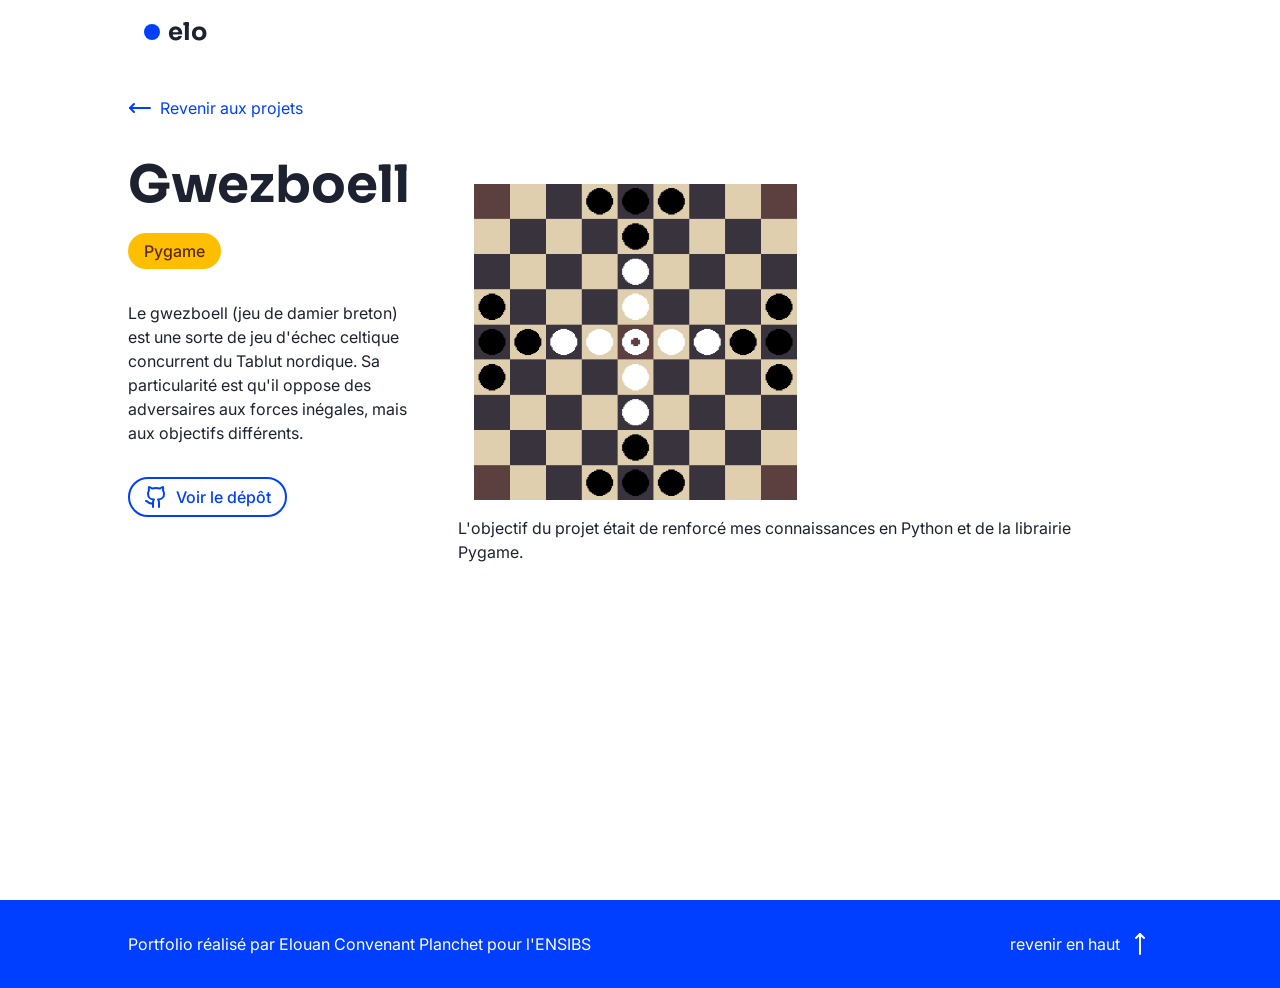
<file: pages/gwezboell.html>
<!doctype html>
<html lang="fr">
    <head>
        <meta charset="UTF-8" />
        <meta name="viewport" content="width=device-width, initial-scale=1.0" />
        <link rel="shortcut icon" href="../images/favicon.ico" type="image/x-icon" />
        <title>Convenant Planchet Elouan - Portfolio</title>

        <!-- Link CSS -->
        <link rel="stylesheet" href="../css/index.css" />
    </head>
    <body>
        <nav>
            <a class="logo" href="../index.html#">
                <svg
                    width="16"
                    height="16"
                    viewBox="0 0 16 16"
                    fill="none"
                    xmlns="http://www.w3.org/2000/svg"
                >
                    <circle cx="8" cy="8" r="8" fill="#003FFF" />
                </svg>
                <h2>elo</h2>
            </a>
        </nav>

        <section class="project" id="yogapi">
            <a href="../index.html#projects" id="go-back">
                <svg
                    xmlns="http://www.w3.org/2000/svg"
                    width="24"
                    height="24"
                    viewBox="0 0 24 24"
                    fill="none"
                    stroke="currentColor"
                    stroke-width="2"
                    stroke-linecap="round"
                    stroke-linejoin="round"
                    class="lucide lucide-move-left-icon lucide-move-left"
                >
                    <path d="M6 8L2 12L6 16" />
                    <path d="M2 12H22" />
                </svg>
                Revenir aux projets
            </a>
            <div class="project-container">
                <div class="title">
                    <h1>Gwezboell</h1>
                    <ul class="tags">
                        <li>Pygame</li>
                    </ul>
                    <p class="description">
                        Le gwezboell (jeu de damier breton) est une sorte de jeu d'échec celtique concurrent
                        du Tablut nordique. Sa particularité est qu'il oppose des adversaires aux forces
                        inégales, mais aux objectifs différents.
                    </p>
                    <a href="https://github.com/elo-world/gwezboell" target="_blank"
                        ><button class="secondary-button">
                            <svg
                                xmlns="http://www.w3.org/2000/svg"
                                width="24"
                                height="24"
                                viewBox="0 0 24 24"
                                fill="none"
                                stroke="currentColor"
                                stroke-width="2"
                                stroke-linecap="round"
                                stroke-linejoin="round"
                                class="lucide lucide-github-icon lucide-github"
                            >
                                <path
                                    d="M15 22v-4a4.8 4.8 0 0 0-1-3.5c3 0 6-2 6-5.5.08-1.25-.27-2.48-1-3.5.28-1.15.28-2.35 0-3.5 0 0-1 0-3 1.5-2.64-.5-5.36-.5-8 0C6 2 5 2 5 2c-.3 1.15-.3 2.35 0 3.5A5.403 5.403 0 0 0 4 9c0 3.5 3 5.5 6 5.5-.39.49-.68 1.05-.85 1.65-.17.6-.22 1.23-.15 1.85v4"
                                />
                                <path d="M9 18c-4.51 2-5-2-7-2" />
                            </svg>
                            Voir le dépôt
                        </button></a
                    >
                </div>
                <div class="visualisation">
                    <div class="content">
                        <img src="../images/projects/gwezboell.png" alt="Logo du siteweb Yogapi" />
                        <p>
                            L'objectif du projet était de renforcé mes connaissances en Python et de la
                            librairie Pygame.
                        </p>
                    </div>
                </div>
            </div>
        </section>

        <footer>
            <p>Portfolio réalisé par Elouan Convenant Planchet pour l'ENSIBS</p>
            <a href="#"
                >revenir en haut
                <svg
                    xmlns="http://www.w3.org/2000/svg"
                    width="24"
                    height="24"
                    viewBox="0 0 24 24"
                    fill="none"
                    stroke="currentColor"
                    stroke-width="2"
                    stroke-linecap="round"
                    stroke-linejoin="round"
                    class="lucide lucide-move-up-icon lucide-move-up"
                >
                    <path d="M8 6L12 2L16 6" />
                    <path d="M12 2V22" />
                </svg>
            </a>
        </footer>

        <script src="../js/index.js"></script>
    </body>
</html>
</file>
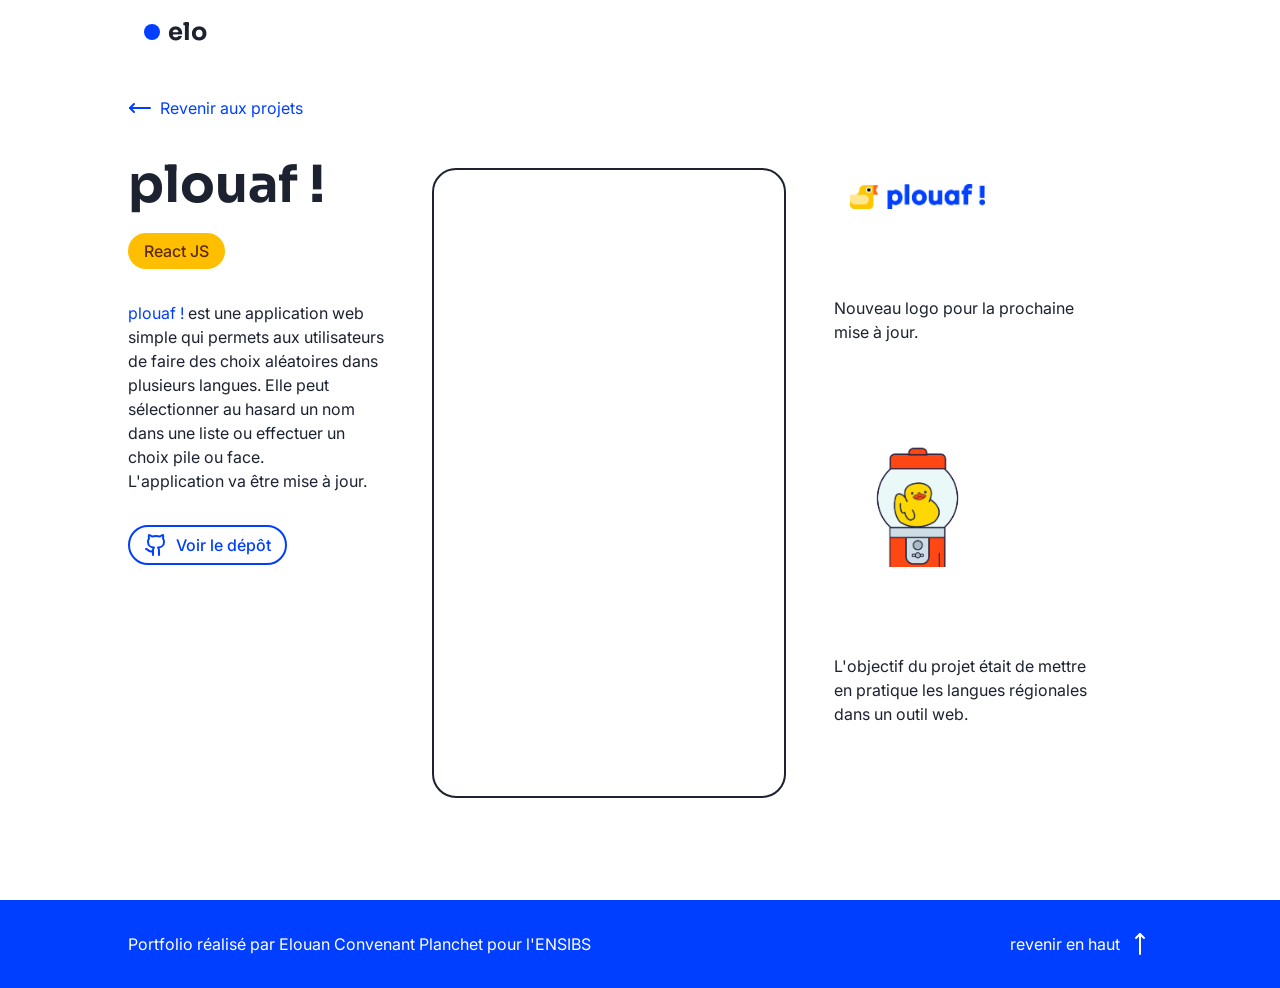
<file: pages/plouaf!.html>
<!doctype html>
<html lang="fr">
    <head>
        <meta charset="UTF-8" />
        <meta name="viewport" content="width=device-width, initial-scale=1.0" />
        <link rel="shortcut icon" href="../images/favicon.ico" type="image/x-icon" />
        <title>Convenant Planchet Elouan - Portfolio</title>

        <!-- Link CSS -->
        <link rel="stylesheet" href="../css/index.css" />
    </head>
    <body>
        <nav>
            <a class="logo" href="../index.html#">
                <svg
                    width="16"
                    height="16"
                    viewBox="0 0 16 16"
                    fill="none"
                    xmlns="http://www.w3.org/2000/svg"
                >
                    <circle cx="8" cy="8" r="8" fill="#003FFF" />
                </svg>
                <h2>elo</h2>
            </a>
        </nav>

        <section class="project" id="yogapi">
            <a href="../index.html#projects" id="go-back">
                <svg
                    xmlns="http://www.w3.org/2000/svg"
                    width="24"
                    height="24"
                    viewBox="0 0 24 24"
                    fill="none"
                    stroke="currentColor"
                    stroke-width="2"
                    stroke-linecap="round"
                    stroke-linejoin="round"
                    class="lucide lucide-move-left-icon lucide-move-left"
                >
                    <path d="M6 8L2 12L6 16" />
                    <path d="M2 12H22" />
                </svg>
                Revenir aux projets
            </a>
            <div class="project-container">
                <div class="title">
                    <h1>plouaf !</h1>
                    <ul class="tags">
                        <li>React JS</li>
                    </ul>
                    <p class="description">
                        <a href="https://elo-world.github.io/plouaf-plouaf/" target="_blank">plouaf !</a>
                        est une application web simple qui permets aux utilisateurs de faire des choix
                        aléatoires dans plusieurs langues. Elle peut sélectionner au hasard un nom dans une
                        liste ou effectuer un choix pile ou face.

                        <br />
                        L'application va être mise à jour.
                    </p>
                    <a href="https://github.com/elo-world/plouaf-plouaf" target="_blank"
                        ><button class="secondary-button">
                            <svg
                                xmlns="http://www.w3.org/2000/svg"
                                width="24"
                                height="24"
                                viewBox="0 0 24 24"
                                fill="none"
                                stroke="currentColor"
                                stroke-width="2"
                                stroke-linecap="round"
                                stroke-linejoin="round"
                                class="lucide lucide-github-icon lucide-github"
                            >
                                <path
                                    d="M15 22v-4a4.8 4.8 0 0 0-1-3.5c3 0 6-2 6-5.5.08-1.25-.27-2.48-1-3.5.28-1.15.28-2.35 0-3.5 0 0-1 0-3 1.5-2.64-.5-5.36-.5-8 0C6 2 5 2 5 2c-.3 1.15-.3 2.35 0 3.5A5.403 5.403 0 0 0 4 9c0 3.5 3 5.5 6 5.5-.39.49-.68 1.05-.85 1.65-.17.6-.22 1.23-.15 1.85v4"
                                />
                                <path d="M9 18c-4.51 2-5-2-7-2" />
                            </svg>
                            Voir le dépôt
                        </button></a
                    >
                </div>
                <div class="visualisation">
                    <iframe
                        src="https://elo-world.github.io/plouaf-plouaf/"
                        class="mobile"
                        frameborder="0"
                    ></iframe>
                    <div class="content">
                        <img
                            src="../images/projects/plouaf!_logo.png"
                            alt="Logo de la nouvelle version de plouaf!"
                        />
                        <p>Nouveau logo pour la prochaine mise à jour.</p>
                        <img src="../images/projects/plouaf!_preview.png" />
                        <p>
                            L'objectif du projet était de mettre en pratique les langues régionales dans un
                            outil web.
                        </p>
                    </div>
                </div>
            </div>
        </section>

        <footer>
            <p>Portfolio réalisé par Elouan Convenant Planchet pour l'ENSIBS</p>
            <a href="#"
                >revenir en haut
                <svg
                    xmlns="http://www.w3.org/2000/svg"
                    width="24"
                    height="24"
                    viewBox="0 0 24 24"
                    fill="none"
                    stroke="currentColor"
                    stroke-width="2"
                    stroke-linecap="round"
                    stroke-linejoin="round"
                    class="lucide lucide-move-up-icon lucide-move-up"
                >
                    <path d="M8 6L12 2L16 6" />
                    <path d="M12 2V22" />
                </svg>
            </a>
        </footer>

        <script src="../js/index.js"></script>
    </body>
</html>
</file>
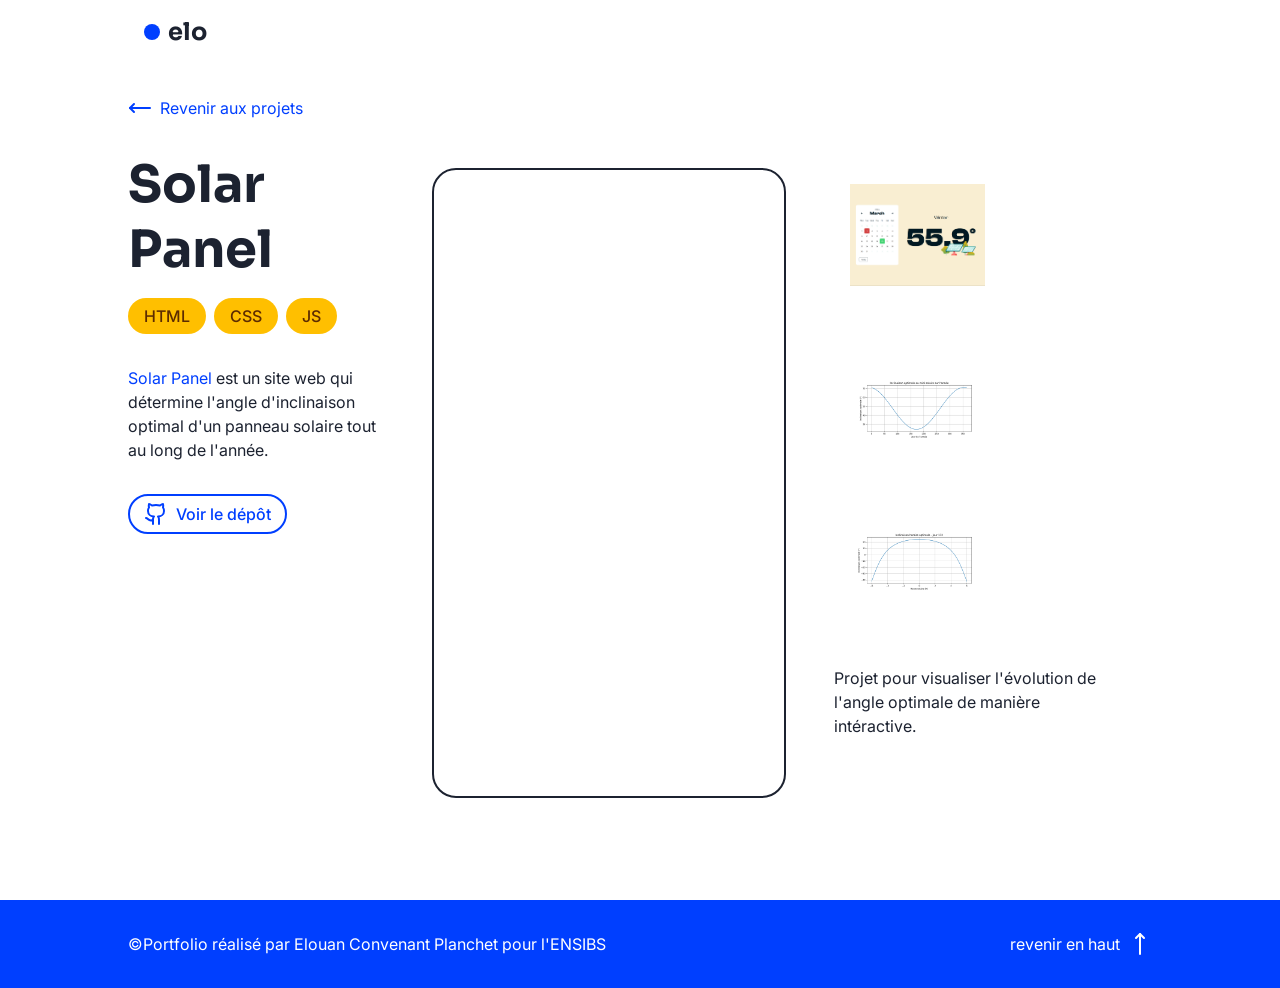
<file: pages/solar-panel.html>
<!doctype html>
<html lang="fr">
    <head>
        <meta charset="UTF-8" />
        <meta name="viewport" content="width=device-width, initial-scale=1.0" />
        <link rel="shortcut icon" href="../images/favicon.ico" type="image/x-icon" />
        <title>Convenant Planchet Elouan - Portfolio</title>

        <!-- Link CSS -->
        <link rel="stylesheet" href="../css/index.css" />
    </head>
    <body>
        <nav>
            <a class="logo" href="../index.html#">
                <svg
                    width="16"
                    height="16"
                    viewBox="0 0 16 16"
                    fill="none"
                    xmlns="http://www.w3.org/2000/svg"
                >
                    <circle cx="8" cy="8" r="8" fill="#003FFF" />
                </svg>
                <h2>elo</h2>
            </a>
        </nav>

        <section class="project" id="yogapi">
            <a href="../index.html#projects" id="go-back">
                <svg
                    xmlns="http://www.w3.org/2000/svg"
                    width="24"
                    height="24"
                    viewBox="0 0 24 24"
                    fill="none"
                    stroke="currentColor"
                    stroke-width="2"
                    stroke-linecap="round"
                    stroke-linejoin="round"
                    class="lucide lucide-move-left-icon lucide-move-left"
                >
                    <path d="M6 8L2 12L6 16" />
                    <path d="M2 12H22" />
                </svg>
                Revenir aux projets
            </a>
            <div class="project-container">
                <div class="title">
                    <h1>Solar Panel</h1>
                    <ul class="tags">
                        <li>HTML</li>
                        <li>CSS</li>
                        <li>JS</li>
                    </ul>
                    <p class="description">
                        <a href="https://elo-world.github.io/solar-panel/" target="_blank">Solar Panel</a> est
                        un site web qui détermine l'angle d'inclinaison optimal d'un panneau solaire tout au
                        long de l'année.
                    </p>
                    <a href="https://github.com/elo-world/solar-panel" target="_blank"
                        ><button class="secondary-button">
                            <svg
                                xmlns="http://www.w3.org/2000/svg"
                                width="24"
                                height="24"
                                viewBox="0 0 24 24"
                                fill="none"
                                stroke="currentColor"
                                stroke-width="2"
                                stroke-linecap="round"
                                stroke-linejoin="round"
                                class="lucide lucide-github-icon lucide-github"
                            >
                                <path
                                    d="M15 22v-4a4.8 4.8 0 0 0-1-3.5c3 0 6-2 6-5.5.08-1.25-.27-2.48-1-3.5.28-1.15.28-2.35 0-3.5 0 0-1 0-3 1.5-2.64-.5-5.36-.5-8 0C6 2 5 2 5 2c-.3 1.15-.3 2.35 0 3.5A5.403 5.403 0 0 0 4 9c0 3.5 3 5.5 6 5.5-.39.49-.68 1.05-.85 1.65-.17.6-.22 1.23-.15 1.85v4"
                                />
                                <path d="M9 18c-4.51 2-5-2-7-2" />
                            </svg>
                            Voir le dépôt
                        </button></a
                    >
                </div>
                <div class="visualisation">
                    <iframe
                        src="https://elo-world.github.io/solar-panel/"
                        class="mobile"
                        frameborder="0"
                    ></iframe>
                    <div class="content">
                        <img
                            src="../images/projects/solar-panel_website.png"
                            alt="Logo de la nouvelle version de plouaf!"
                        />
                        <img
                            src="../images/projects/solar-panel_inclinaison_optimale_annee.png"
                            alt="Logo de la nouvelle version de plouaf!"
                        />
                        <img
                            src="../images/projects/solar-panel_inclinaison_optimale_jour.png"
                            alt="Logo de la nouvelle version de plouaf!"
                        />
                        <p>Projet pour visualiser l'évolution de l'angle optimale de manière intéractive.</p>
                    </div>
                </div>
            </div>
        </section>

        <footer>
            <p>&copy;Portfolio réalisé par Elouan Convenant Planchet pour l'ENSIBS</p>
            <a href="#"
                >revenir en haut
                <svg
                    xmlns="http://www.w3.org/2000/svg"
                    width="24"
                    height="24"
                    viewBox="0 0 24 24"
                    fill="none"
                    stroke="currentColor"
                    stroke-width="2"
                    stroke-linecap="round"
                    stroke-linejoin="round"
                    class="lucide lucide-move-up-icon lucide-move-up"
                >
                    <path d="M8 6L12 2L16 6" />
                    <path d="M12 2V22" />
                </svg>
            </a>
        </footer>

        <script src="../js/index.js"></script>
    </body>
</html>
</file>
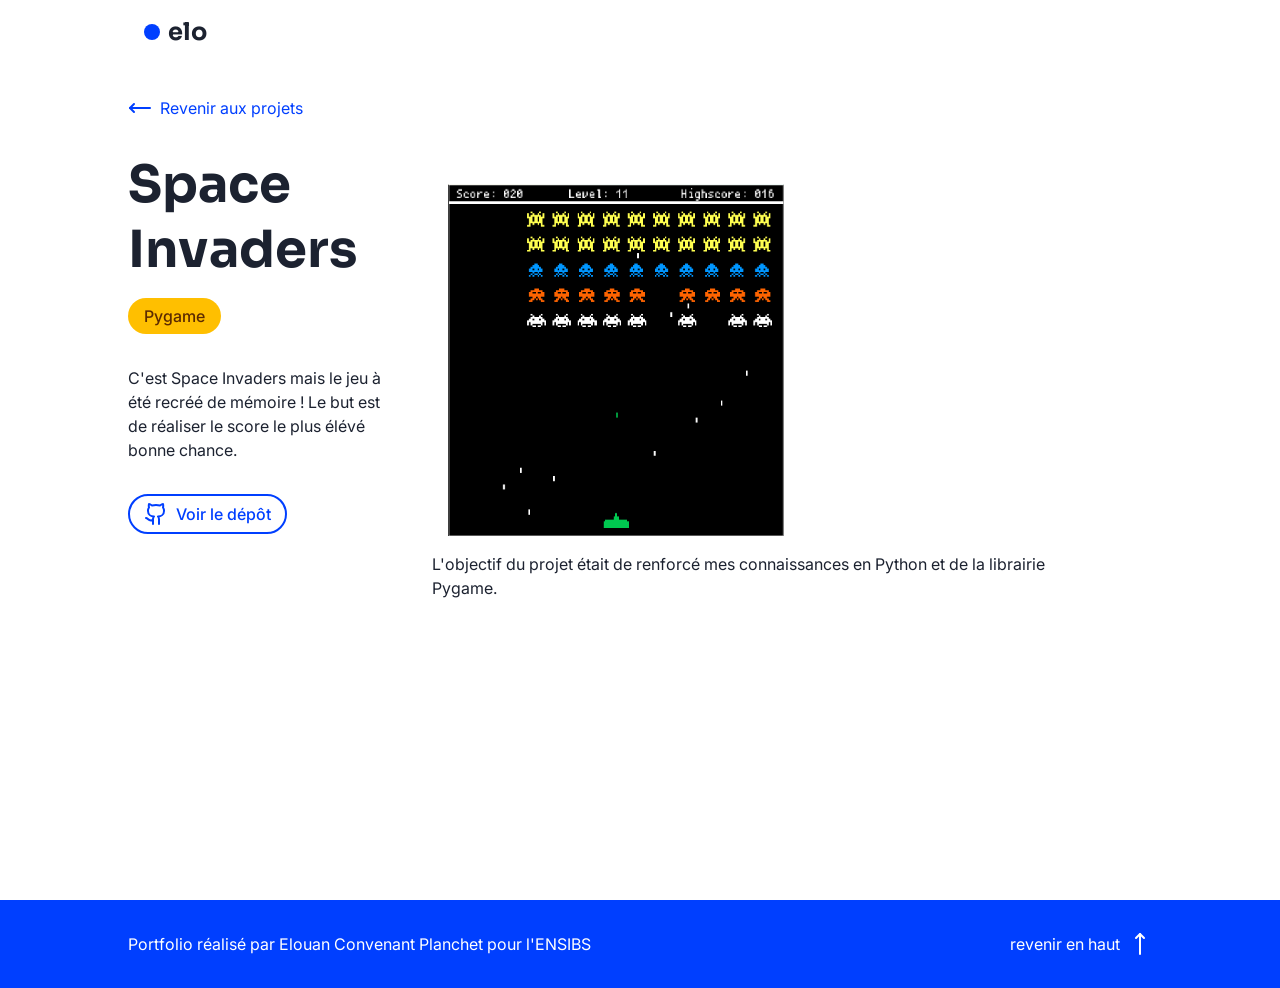
<file: pages/space-invaders.html>
<!doctype html>
<html lang="fr">
    <head>
        <meta charset="UTF-8" />
        <meta name="viewport" content="width=device-width, initial-scale=1.0" />
        <link rel="shortcut icon" href="../images/favicon.ico" type="image/x-icon" />
        <title>Convenant Planchet Elouan - Portfolio</title>

        <!-- Link CSS -->
        <link rel="stylesheet" href="../css/index.css" />
    </head>
    <body>
        <nav>
            <a class="logo" href="../index.html#">
                <svg
                    width="16"
                    height="16"
                    viewBox="0 0 16 16"
                    fill="none"
                    xmlns="http://www.w3.org/2000/svg"
                >
                    <circle cx="8" cy="8" r="8" fill="#003FFF" />
                </svg>
                <h2>elo</h2>
            </a>
        </nav>

        <section class="project" id="yogapi">
            <a href="../index.html#projects" id="go-back">
                <svg
                    xmlns="http://www.w3.org/2000/svg"
                    width="24"
                    height="24"
                    viewBox="0 0 24 24"
                    fill="none"
                    stroke="currentColor"
                    stroke-width="2"
                    stroke-linecap="round"
                    stroke-linejoin="round"
                    class="lucide lucide-move-left-icon lucide-move-left"
                >
                    <path d="M6 8L2 12L6 16" />
                    <path d="M2 12H22" />
                </svg>
                Revenir aux projets
            </a>
            <div class="project-container">
                <div class="title">
                    <h1>Space Invaders</h1>
                    <ul class="tags">
                        <li>Pygame</li>
                    </ul>
                    <p class="description">
                        C'est Space Invaders mais le jeu à été recréé de mémoire ! Le but est de réaliser le
                        score le plus élévé bonne chance.
                    </p>
                    <a href="https://github.com/elo-world/space_invaders" target="_blank"
                        ><button class="secondary-button">
                            <svg
                                xmlns="http://www.w3.org/2000/svg"
                                width="24"
                                height="24"
                                viewBox="0 0 24 24"
                                fill="none"
                                stroke="currentColor"
                                stroke-width="2"
                                stroke-linecap="round"
                                stroke-linejoin="round"
                                class="lucide lucide-github-icon lucide-github"
                            >
                                <path
                                    d="M15 22v-4a4.8 4.8 0 0 0-1-3.5c3 0 6-2 6-5.5.08-1.25-.27-2.48-1-3.5.28-1.15.28-2.35 0-3.5 0 0-1 0-3 1.5-2.64-.5-5.36-.5-8 0C6 2 5 2 5 2c-.3 1.15-.3 2.35 0 3.5A5.403 5.403 0 0 0 4 9c0 3.5 3 5.5 6 5.5-.39.49-.68 1.05-.85 1.65-.17.6-.22 1.23-.15 1.85v4"
                                />
                                <path d="M9 18c-4.51 2-5-2-7-2" />
                            </svg>
                            Voir le dépôt
                        </button></a
                    >
                </div>
                <div class="visualisation">
                    <div class="content">
                        <img src="../images/projects/space-invaders.png" alt="Logo du siteweb Yogapi" />
                        <p>
                            L'objectif du projet était de renforcé mes connaissances en Python et de la
                            librairie Pygame.
                        </p>
                    </div>
                </div>
            </div>
        </section>

        <footer>
            <p>Portfolio réalisé par Elouan Convenant Planchet pour l'ENSIBS</p>
            <a href="#"
                >revenir en haut
                <svg
                    xmlns="http://www.w3.org/2000/svg"
                    width="24"
                    height="24"
                    viewBox="0 0 24 24"
                    fill="none"
                    stroke="currentColor"
                    stroke-width="2"
                    stroke-linecap="round"
                    stroke-linejoin="round"
                    class="lucide lucide-move-up-icon lucide-move-up"
                >
                    <path d="M8 6L12 2L16 6" />
                    <path d="M12 2V22" />
                </svg>
            </a>
        </footer>

        <script src="../js/index.js"></script>
    </body>
</html>
</file>
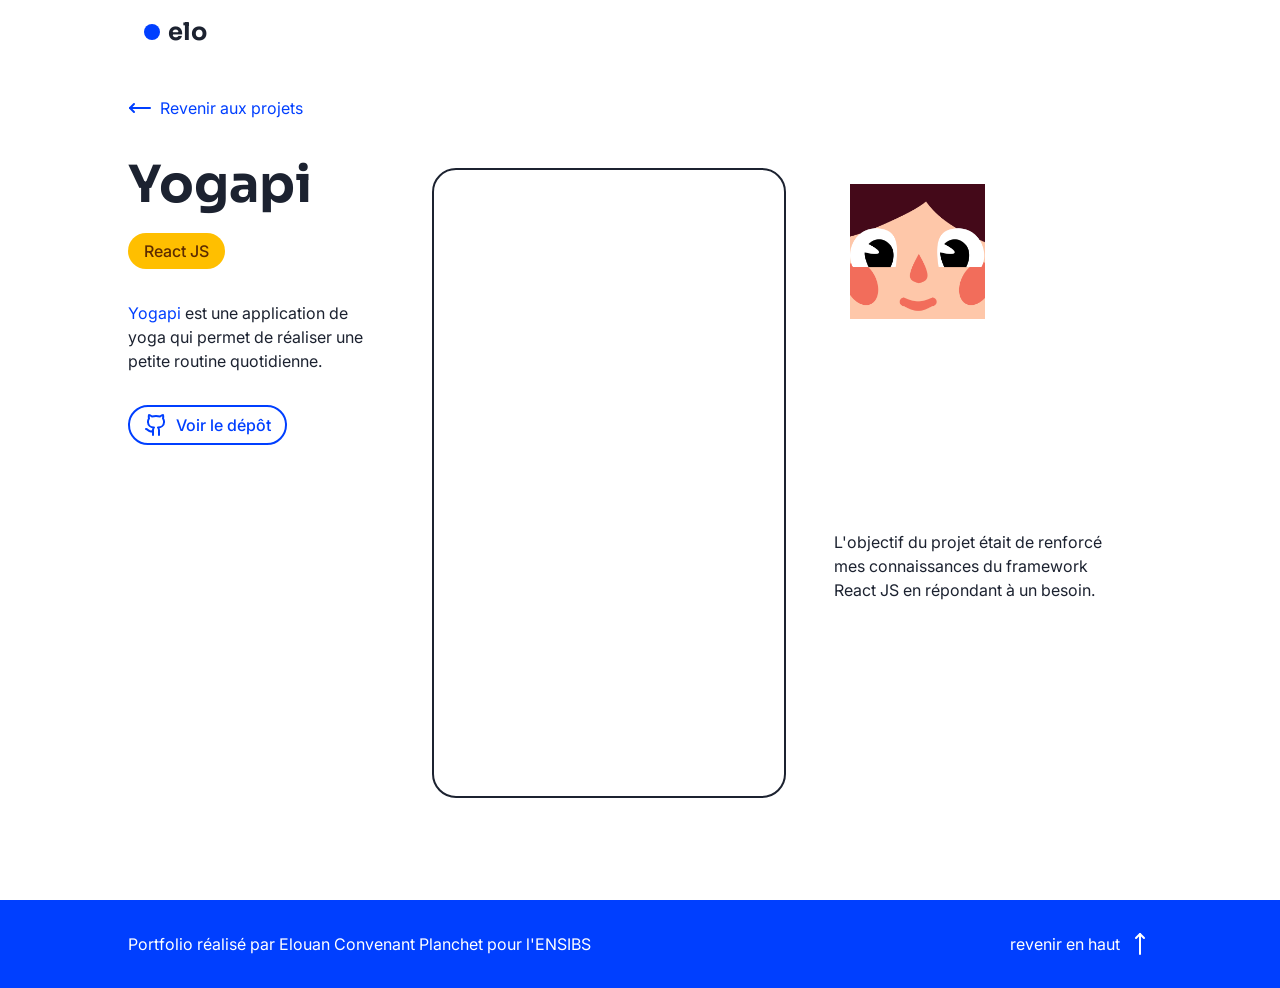
<file: pages/yogapi.html>
<!doctype html>
<html lang="fr">
    <head>
        <meta charset="UTF-8" />
        <meta name="viewport" content="width=device-width, initial-scale=1.0" />
        <link rel="shortcut icon" href="../images/favicon.ico" type="image/x-icon" />
        <title>Convenant Planchet Elouan - Portfolio</title>

        <!-- Link CSS -->
        <link rel="stylesheet" href="../css/index.css" />
    </head>
    <body>
        <nav>
            <a class="logo" href="../index.html#">
                <svg
                    width="16"
                    height="16"
                    viewBox="0 0 16 16"
                    fill="none"
                    xmlns="http://www.w3.org/2000/svg"
                >
                    <circle cx="8" cy="8" r="8" fill="#003FFF" />
                </svg>
                <h2>elo</h2>
            </a>
        </nav>

        <section class="project" id="yogapi">
            <a href="../index.html#projects" id="go-back">
                <svg
                    xmlns="http://www.w3.org/2000/svg"
                    width="24"
                    height="24"
                    viewBox="0 0 24 24"
                    fill="none"
                    stroke="currentColor"
                    stroke-width="2"
                    stroke-linecap="round"
                    stroke-linejoin="round"
                    class="lucide lucide-move-left-icon lucide-move-left"
                >
                    <path d="M6 8L2 12L6 16" />
                    <path d="M2 12H22" />
                </svg>
                Revenir aux projets
            </a>
            <div class="project-container">
                <div class="title">
                    <h1>Yogapi</h1>
                    <ul class="tags">
                        <li>React JS</li>
                    </ul>
                    <p class="description">
                        <a href="https://elo-world.github.io/yogapi/#/" target="_blank">Yogapi</a> est une
                        application de yoga qui permet de réaliser une petite routine quotidienne.
                    </p>
                    <a href="https://github.com/elo-world/yogapi" target="_blank"
                        ><button class="secondary-button">
                            <svg
                                xmlns="http://www.w3.org/2000/svg"
                                width="24"
                                height="24"
                                viewBox="0 0 24 24"
                                fill="none"
                                stroke="currentColor"
                                stroke-width="2"
                                stroke-linecap="round"
                                stroke-linejoin="round"
                                class="lucide lucide-github-icon lucide-github"
                            >
                                <path
                                    d="M15 22v-4a4.8 4.8 0 0 0-1-3.5c3 0 6-2 6-5.5.08-1.25-.27-2.48-1-3.5.28-1.15.28-2.35 0-3.5 0 0-1 0-3 1.5-2.64-.5-5.36-.5-8 0C6 2 5 2 5 2c-.3 1.15-.3 2.35 0 3.5A5.403 5.403 0 0 0 4 9c0 3.5 3 5.5 6 5.5-.39.49-.68 1.05-.85 1.65-.17.6-.22 1.23-.15 1.85v4"
                                />
                                <path d="M9 18c-4.51 2-5-2-7-2" />
                            </svg>
                            Voir le dépôt
                        </button></a
                    >
                </div>
                <div class="visualisation">
                    <iframe src="https://elo-world.github.io/yogapi/" class="mobile" frameborder="0"></iframe>
                    <div class="content">
                        <img src="../images/projects/yogapi_preview.png" alt="Logo du siteweb Yogapi" />
                        <p>
                            L'objectif du projet était de renforcé mes connaissances du framework React JS en
                            répondant à un besoin.
                        </p>
                    </div>
                </div>
            </div>
        </section>

        <footer>
            <p>Portfolio réalisé par Elouan Convenant Planchet pour l'ENSIBS</p>
            <a href="#"
                >revenir en haut
                <svg
                    xmlns="http://www.w3.org/2000/svg"
                    width="24"
                    height="24"
                    viewBox="0 0 24 24"
                    fill="none"
                    stroke="currentColor"
                    stroke-width="2"
                    stroke-linecap="round"
                    stroke-linejoin="round"
                    class="lucide lucide-move-up-icon lucide-move-up"
                >
                    <path d="M8 6L12 2L16 6" />
                    <path d="M12 2V22" />
                </svg>
            </a>
        </footer>

        <script src="../js/index.js"></script>
    </body>
</html>
</file>
<file: css/index.css>
@import url("font.css");
@import url("styles.css");
@import url("./components/nav.css");
@import url("./components/header.css");
@import url("./components/menu.css");
@import url("./components/section.css");
@import url("./components/footer.css");
</file>
